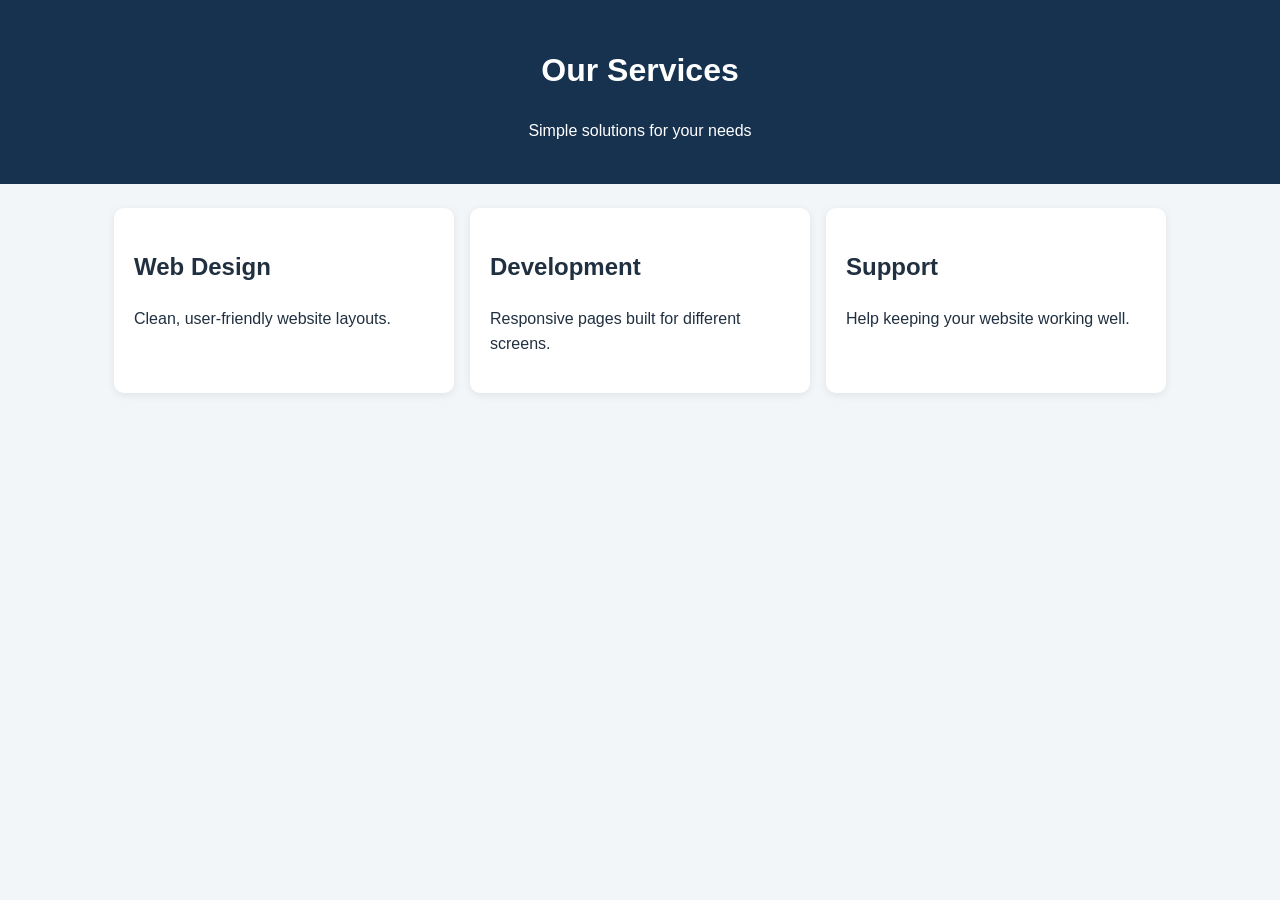
<file: Index.html>
<!DOCTYPE html>
<html lang="en">

<head>
  <meta charset="UTF-8">
  <meta name="viewport" content="width=device-width, initial-scale=1.0">

  <title>Our Services</title>
  <style>
    * {
      box-sizing: border-box;
    }

    body {
      margin: 0;
      font-family: Arial, sans-serif;
      line-height: 1.6;
      background: #f3f6f8;
      color: #203040;
    }

    .site-header {
      text-align: center;
      padding: 24px 16px;
      background: #16324f;
      color: white;
    }

    .container {
      width: 100%;
      padding: 16px;
      margin: 0 auto;
    }

    .cards {
      display: grid;
      grid-template-columns: 1fr;
      gap: 16px;
    }

    .card {
      background: white;
      padding: 20px;
      border-radius: 10px;
      box-shadow: 0 2px 8px rgba(0, 0, 0, 0.08);
    }

    @media (min-width: 600px) {
      .container {
        max-width: 900px;
        padding: 24px;
      }

      .cards {
        grid-template-columns: repeat(2, 1fr);
      }
    }

    @media (min-width: 900px) {
      .container {
        max-width: 1100px;
      }

      .cards {
        grid-template-columns: repeat(3, 1fr);
      }
    }

  </style>
</head>

<body>
  <header class="site-header">
    <h1>Our Services</h1>
    <p>Simple solutions for your needs</p>
  </header>

  <main class="container">
    <section class="cards">
      <article class="card">
        <h2>Web Design</h2>
        <p>Clean, user-friendly website layouts.</p>
      </article>
      <article class="card">
        <h2>Development</h2>
        <p>Responsive pages built for different screens.</p>
      </article>
      <article class="card">
        <h2>Support</h2>
        <p>Help keeping your website working well.</p>

      </article>
    </section>
  </main>
</body>

</html>
</file>
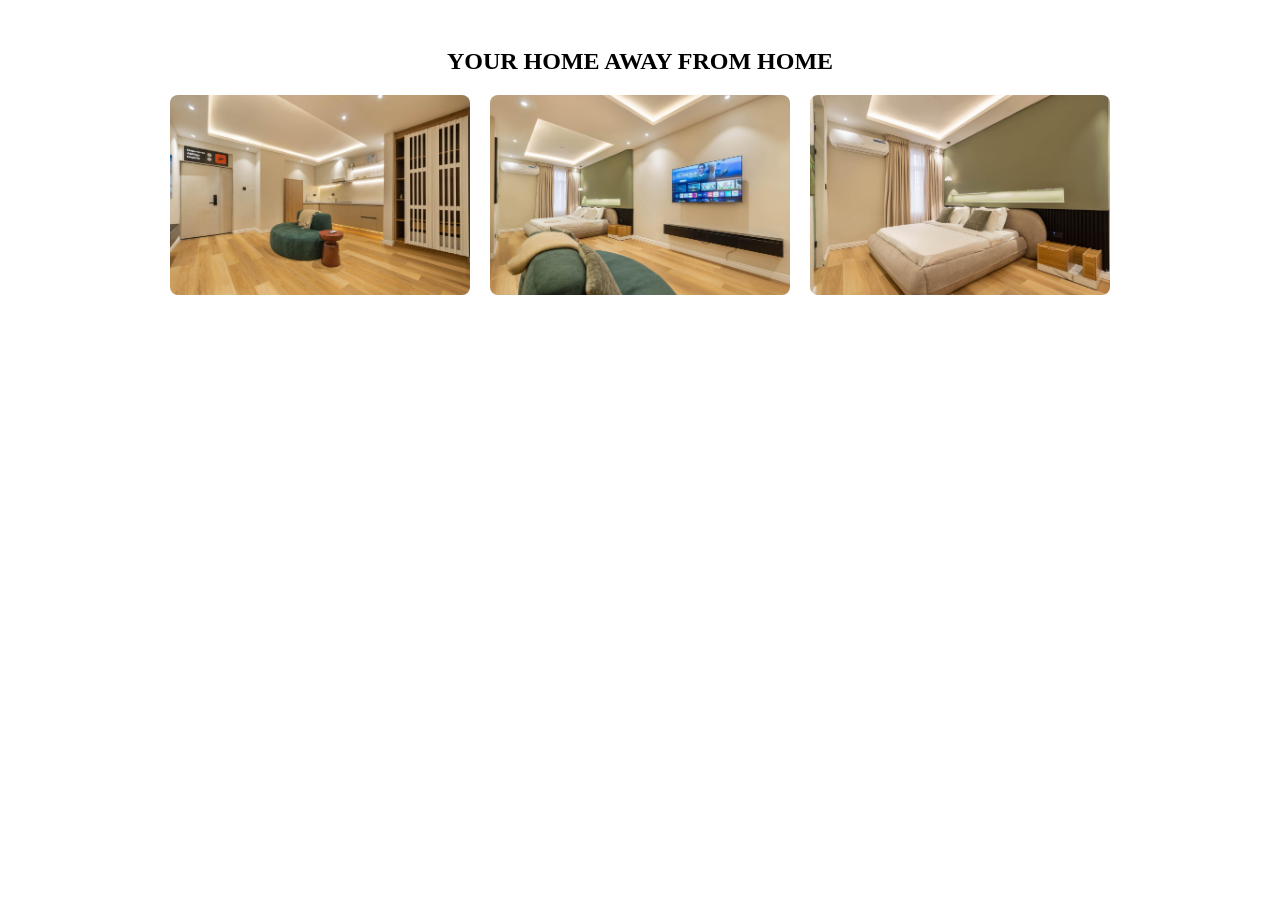
<file: Assesment.html>
<!DOCTYPE html>
<html lang="en">

<head>
    <meta charset="UTF-8">
    <meta name="viewport" content="width=device-width, initial-scale=1.0">
    <title>CSS Grid Practice</title>
    <style>
        .hero-section {
            text-align: center;
            padding: 20px;
        }

        .hero {
            display: flex;
            flex-direction: column;
            align-items: center;
            gap: 20px;
        }

        .hero img {
            width: 100%;
            max-width: 300px;
            height: 200px;
            object-fit: cover;
            border-radius: 10px;
        }

        /* When the viewport is in landscape orientation */
        @media (orientation: landscape) {

            .hero {
                flex-direction: row;
                justify-content: center;
                flex-wrap: wrap;
            }
        }

        .apartment-card {
            max-width: 300px;
            margin: 30px auto;
            padding: 20px;
            background-color: #f0f0f0;
            border-radius: 12px;

            animation: fadeIn 1.5s ease-in-out;
        }

        .hero img {
            width: 100%;
            border-radius: 8px;
        }

        @keyframes fadeIn {
            from {
                opacity: 0;
                transform: translateY(20px);
            }

            to {
                opacity: 1;
                transform: translateY(0);
            }
        }

        /* Respect users who prefer reduced motion */
        @media (prefers-reduced-motion: reduce) {

            html {
                scroll-behavior: auto;
            }

            .hero {
                animation: none;
            }
        }
    </style>
</head>

<body>
    <section class="hero-section">

        <h2>YOUR HOME AWAY FROM HOME</h2>

        <div class="hero">
            <img src="Today1.jpg" alt="Apartment one">
            <img src="Today2.jpg" alt="Apartment two">
            <img src="Today3.jpg" alt="Apartment three">
        </div>

    </section>


</body>

</html>
</file>
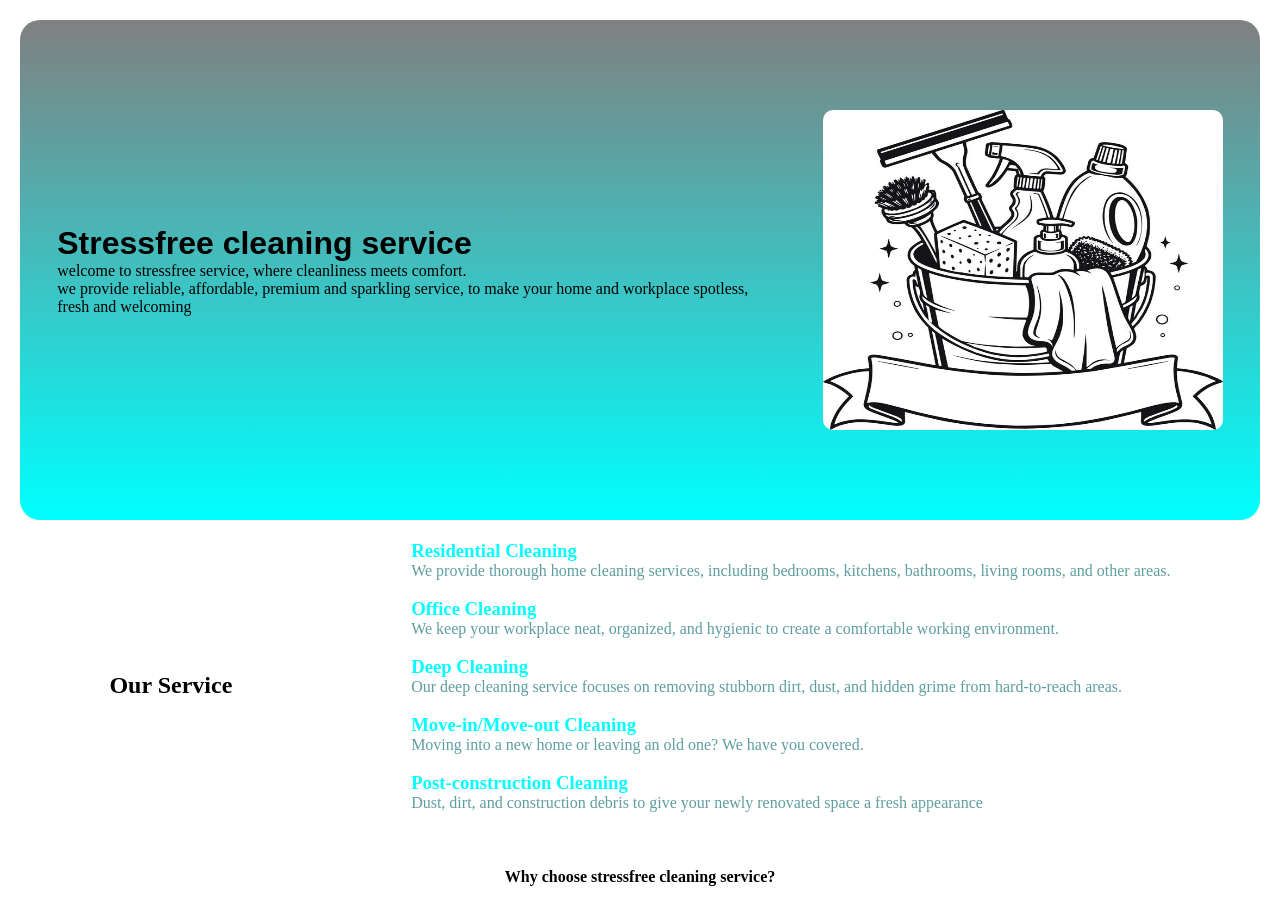
<file: cleaningservice.html>
<!DOCTYPE html>
<html lang="en">

<head>
    <meta charset="UTF-8">
    <meta name="viewport" content="width=device-width, initial-scale=1.0">
    <title>cleaning service. stressfree</title>
    <link rel="stylesheet" href="cleaning.css">
</head>

<body>



    <!--About-->
    <section class="about">
        <div class="sf-about">
            <h2 title="We offer premium cleaning">Stressfree cleaning service</h2>
            <p>welcome to stressfree service, where cleanliness meets comfort.<br> we provide reliable, affordable,
                premium
                and sparkling service, to make your home and workplace spotless,<br> fresh and welcoming</p>
        </div>

        <img src="clean.jpeg" alt="flex-image">

    </section>

    <!--OUR SERVICE-->
    <section class="provided-service">
        <h2 title="what we offer">Our Service</h2><br>

        <dl>
            <dd><h3>Residential Cleaning</h3></dd>
            <dt>We provide thorough home cleaning services, including bedrooms, kitchens, bathrooms, living rooms, and
                other areas.</dt><br>

                 <dd><h3>Office Cleaning</h3></dd>
            <dt>We keep your workplace neat, organized, and hygienic to create a comfortable working environment.</dt><br>

  <dd><h3>Deep Cleaning</h3></dd>
            <dt>Our deep cleaning service focuses on removing stubborn dirt, dust, and hidden grime from hard-to-reach areas.</dt><br>

            <dd><h3> Move-in/Move-out Cleaning </h3></dd>
            <dt>Moving into a new home or leaving an old one? We have you covered.</dt><br>

            
            <dd><h3> Post-construction Cleaning </h3></dd>
            <dt>Dust, dirt, and construction debris to give your newly renovated space a fresh appearance</dt><br>


        </dl>
    </section><br>

    <h4 style="text-align: center; font-weight: bold;">Why choose stressfree cleaning service?</h4>



</body>

</html>
</file>
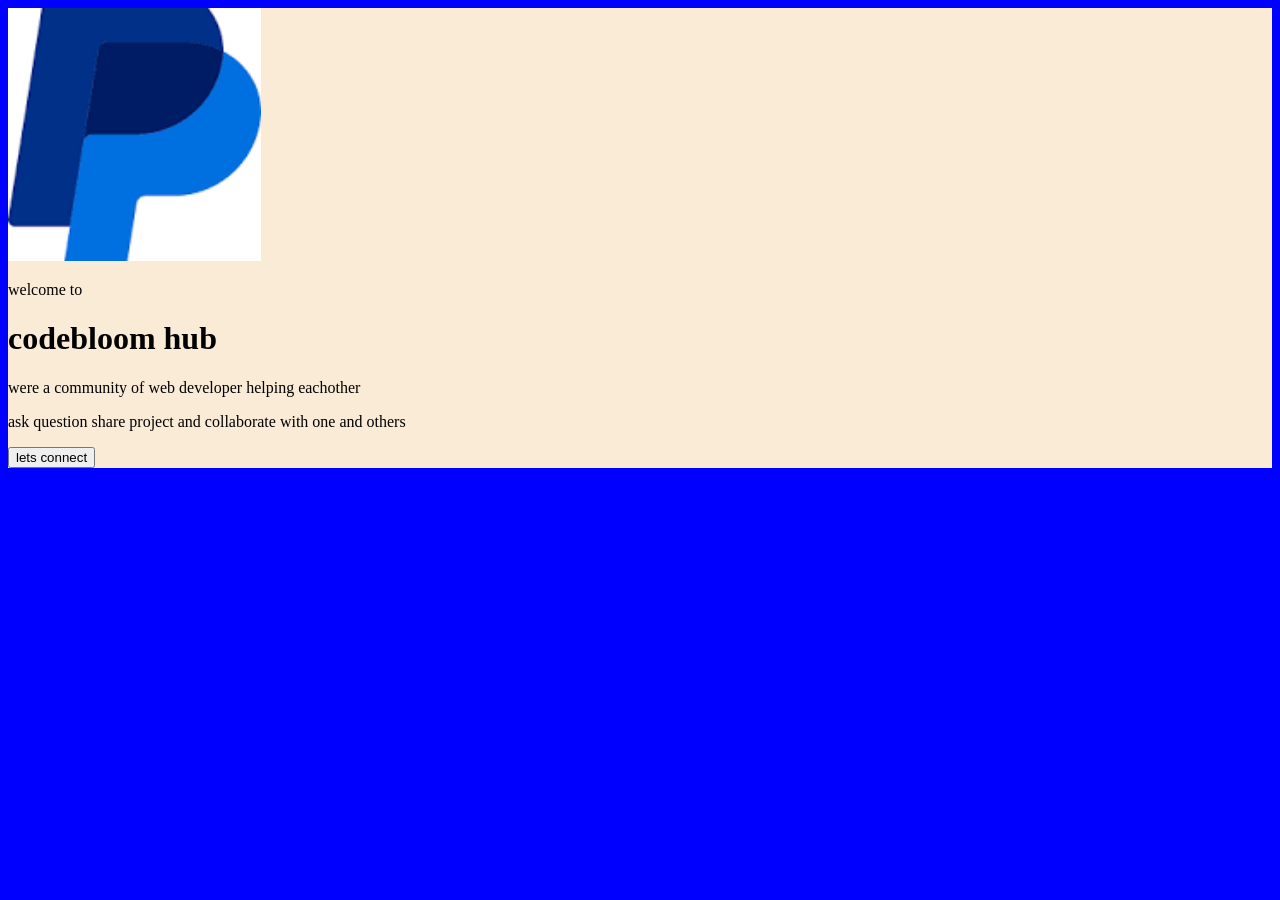
<file: codebloom.html>
<!doctype html>
<html lang="en">

<head>
  <title>Rukatech</title>
  <style>
    body {
      background-color: blue;
    }


    div {
      background-color: antiquewhite;
    }

    img {
      width: 20%;

    }
  </style>
</head>

<body>

  <div>

    <img src="download.png" alt="colorful-community-logo">
    <p>welcome to</p>
    <h1>codebloom hub</h1>
    <p>were a community of web developer helping eachother</p>
    <p>ask question share project and collaborate with one and others</p>
    <button type="submit"
      onclick="window.open('mailto:khalidsanusi2018@gmail.com?subject=connecting with you X codebloom Hub&body=Hi%20Queenmerit!%20I%20want%20to%20connect%20with%20you...')">lets
      connect</button>
  </div>

</body>

</html>
</file>
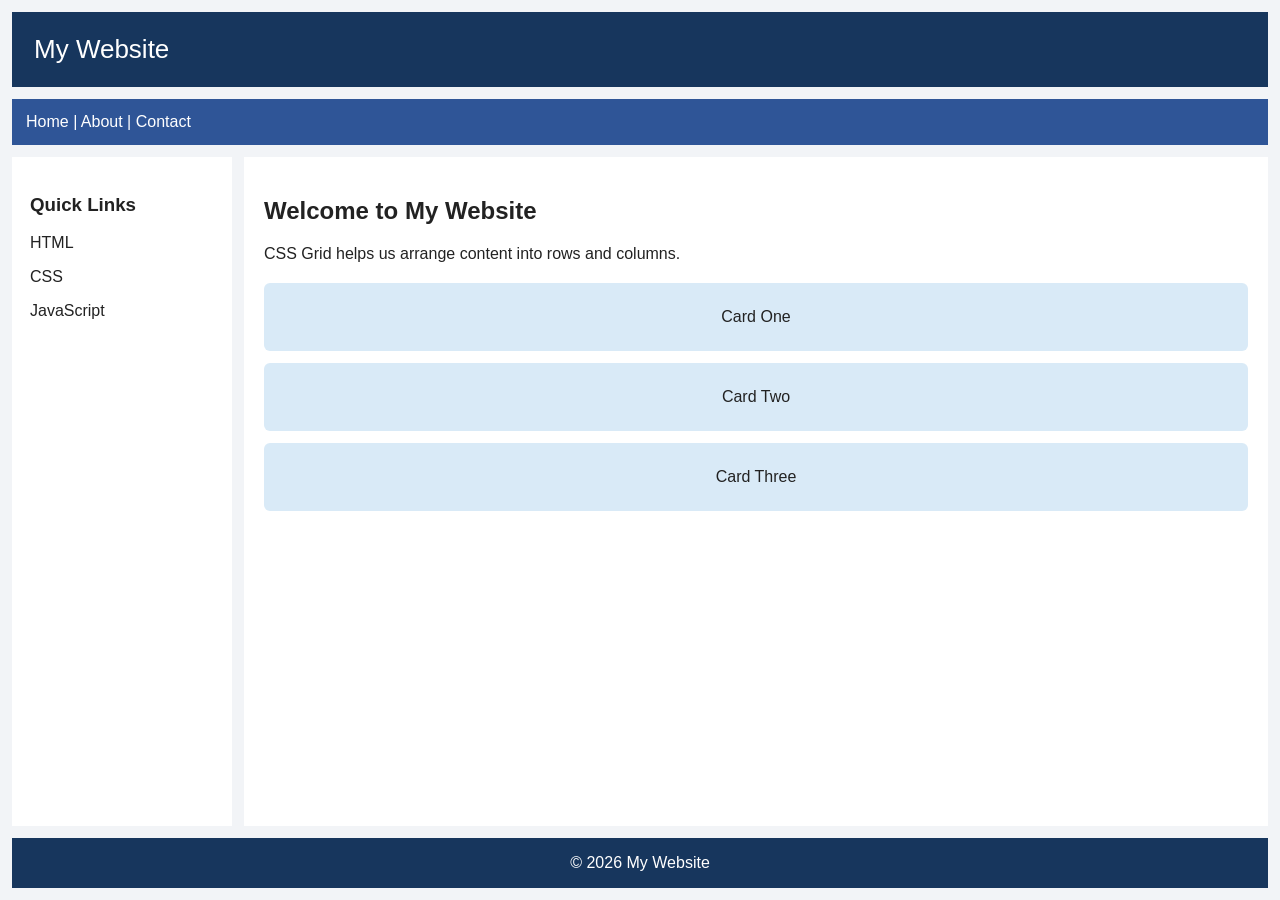
<file: cssgrid.html>
<!DOCTYPE html>
<html lang="en">
<head>
<meta charset="UTF-8">
<meta name="viewport" content="width=device-width, initial-scale=1.0">
<title>building a navbar card row and centered layout</title>
<link rel="stylesheet" href="cssgrid.css">
</head>
<body>
<div class="page">
<header class="header">My Website</header>
<nav class="nav">Home | About | Contact</nav>
<aside class="sidebar">
<h3>Quick Links</h3>
<p>HTML</p>
<p>CSS</p>
<p>JavaScript</p>
</aside>
<main class="main">
<h2>Welcome to My Website</h2>
<p>CSS Grid helps us arrange content into rows and columns.</p>
<div class="cards">
<article class="card">Card One</article>
<article class="card">Card Two</article>
<article class="card">Card Three</article>
</div>
</main>
<footer class="footer">© 2026 My Website</footer>
</div>
</body>
</html>
</file>
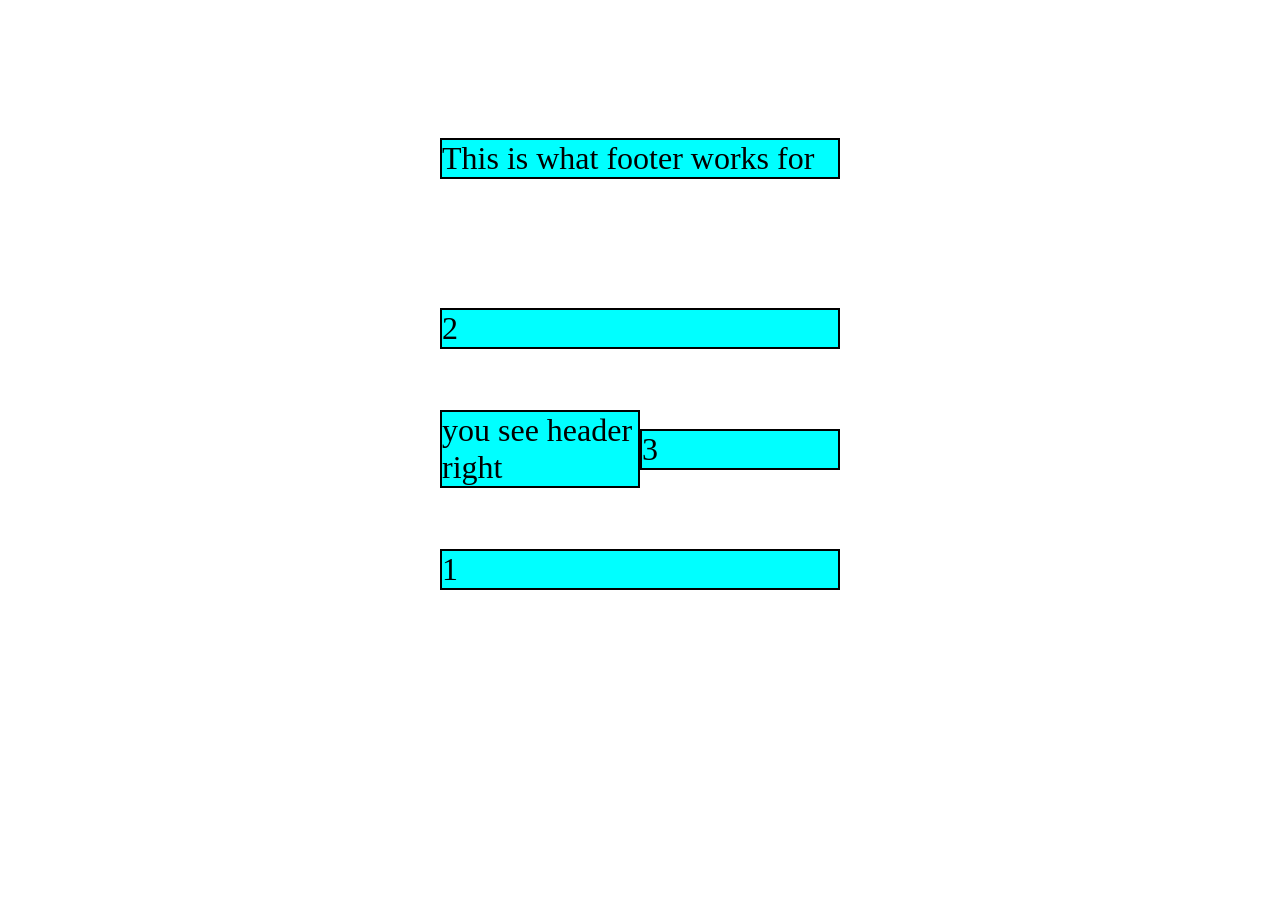
<file: flexbox.html>
<!DOCTYPE html>
<html lang="en">

<head>
  <meta charset="UTF-8">
  <meta name="viewport" content="width=device-width, initial-scale=1.0">
  <title>CSS Grid Practice</title>
  <style>
    .grid-item {
      background-color: aqua;
      border: 2px solid black;
      font-size: 2rem;
    
    }

    .grid-container {
      display: grid;
      grid-template-columns: 200px 200px;
      grid-template-rows: 300px auto 200px;
       justify-content: center;
      align-content: center;
      align-items: center;
      grid-template-areas: "header header"
      "nav nav"
      "sidebar main"
      "footer footer";
    }

    .grid-item-1{
grid-area: footer;
grid-template-columns: 1fr;
    }

    
    .grid-item-3{
grid-area: main;
grid-template-columns: 1fr;
grid-template-rows: 300px;
    }

    
    .grid-item-5{
grid-area: header;
grid-template-columns: 1fr;
grid-template-rows: 300px;
    }

    
    .grid-item-2{
grid-area: nav;
grid-template-columns: 1fr;
    }

      
    .grid-item-4{
grid-area: sidebar;
grid-template-columns: 1fr;
grid-template-rows: 200px;
    }

    @media (max-width:42em) {
.grid-container{ grid-template-columns: 200px;
      grid-template-rows: 200px auto 200px;

      }
    }
  </style>
</head>

<body>
  <div class="grid-container">
    <div class="grid-item grid-item-1">1</div>
    <div class="grid-item grid-item-2">2</div>
    <div class="grid-item grid-item-3">3</div>
    <div class="grid-item grid-item-4">you see header right</div>
    <div class="grid-item grid-item-5">This is what footer works for</div>
  </div>




</body>

</html>
</file>
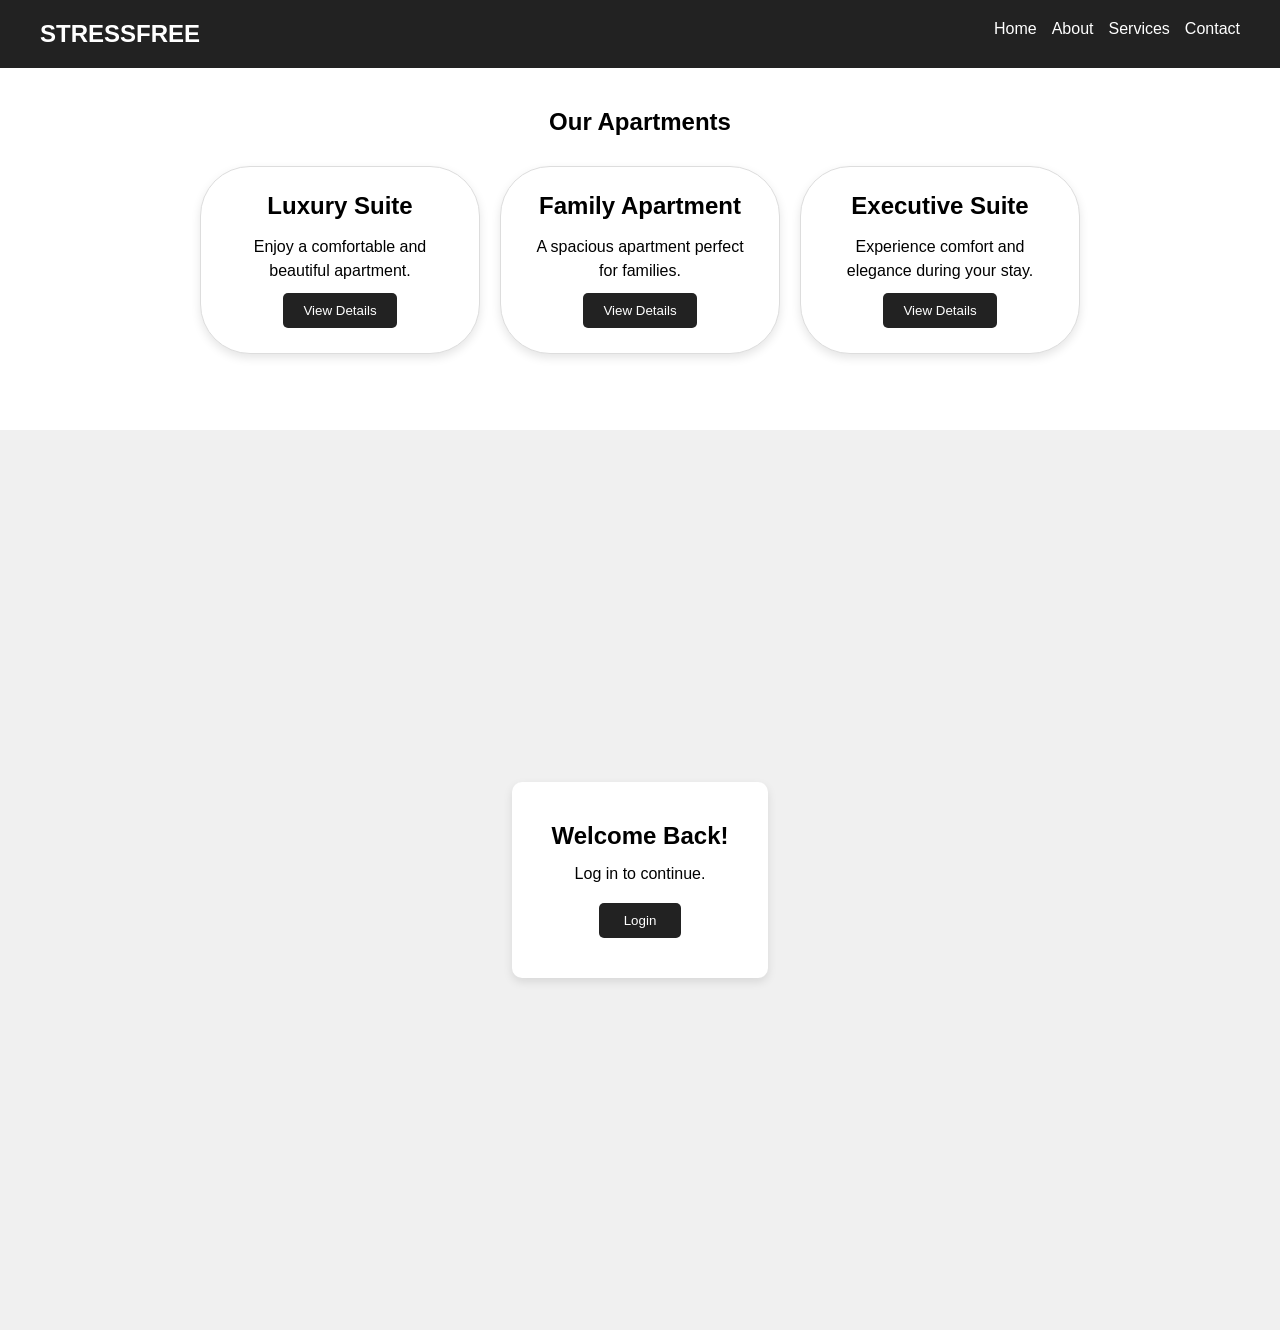
<file: indexx.html>
<!DOCTYPE html>
<html lang="en">
<head>
    <meta charset="UTF-8">
    <meta name="viewport" content="width=device-width, initial-scale=1.0">
    <title>Flexbox Navbar</title>
    <style>
        * {
    margin: 0;
    padding: 0;
    box-sizing: border-box;
}


body{
    font-family: Arial, sans-serif;
}

.navbar {
    display: flex;
    justify-content:space-between;
  
    background-color: #222;
    padding: 20px 40px;
}

.logo {
    color: white;
}

.nav-links {
    display: flex;
    gap: 15px;
}

.nav-links a {
    color: white;
    text-decoration: none;
    font-size: 16px;
}




.apartments { padding: 40px 20px;
    text-align: center;
}

.apartments h1 {
    margin-bottom: 30px;
}

.card-container {
    display: flex;
    justify-content: center;
    gap: 20px;
    flex-wrap: wrap;
}

.card {
    background-color: white;
    border: 1px solid #ddd;
    border-radius: 50px;
    padding: 25px;
    width: 280px;
    box-shadow: 0 4px 10px rgba(0, 0, 0, 0.1);
}

.card h2 {
    margin-bottom: 15px;
}

.card p {
    margin-bottom: 10px;
    line-height: 1.5 ;
}

.card button {
    background-color: #222;
    color: white;
    border: none;
    padding: 10px 20px;
    border-radius: 5px;
    cursor: pointer;
}   
   
   
  

.container {
    display: flex;
    justify-content: center;
    align-items: center;
    min-height: 100vh;
    background-color: #f0f0f0;
}

.login-card {
    background-color: white;
    padding: 40px;
    border-radius: 10px;
    text-align: center;
    box-shadow: 0 4px 10px rgba(0, 0, 0, 0.1);
}

.login-card h2 {
    margin-bottom: 15px;
}

.login-card p {
    margin-bottom: 20px;
}

.login-card button {
    padding: 10px 25px;
    background-color: #222;
    color: white;
    border: none;
    border-radius: 5px;
    cursor: pointer;
}  
   </style> 
</head>
<body>

    <nav class="navbar">

        <h2 class="logo">STRESSFREE</h2>

        <div class="nav-links">
            <a href="#">Home</a>
            <a href="#">About</a>
            <a href="#">Services</a>
            <a href="#">Contact</a>
        </div>

    </nav>


     <section class="apartments">

    <h1>Our Apartments</h1>

    <div class="card-container">

        <div class="card">
            <h2>Luxury Suite</h2>
            <p>Enjoy a comfortable and beautiful apartment.</p>
            <button>View Details</button>
        </div>

        <div class="card">
            <h2>Family Apartment</h2>
            <p>A spacious apartment perfect for families.</p>
            <button>View Details</button>
        </div>

        <div class="card">
            <h2>Executive Suite</h2>
            <p>Experience comfort and elegance during your stay.</p>
            <button>View Details</button>
        </div>

    </div>

</section>
 <br><br>

 <div class="container">

        <div class="login-card">
            <h2>Welcome Back!</h2>
            <p>Log in to continue.</p>
            <button>Login</button>
        </div>

    </div>


</body>
</html>
</file>
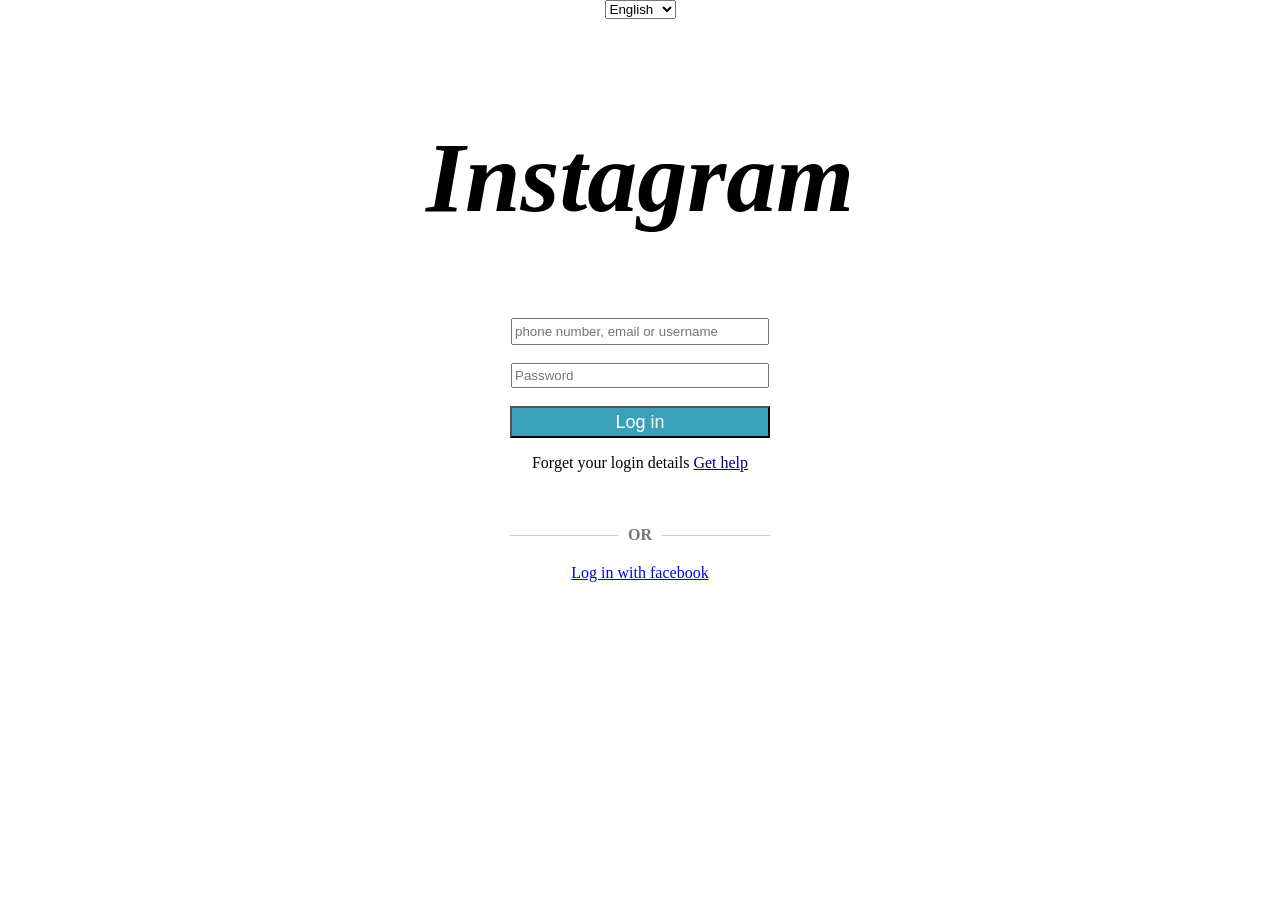
<file: Instagram.html>
<!doctype html>
<html lang="en">
  <head>
    <meta charset="UTF-8">
    <title>Instagram log in</title> 
 <style> .or {
  display: flex;
  align-items: center;
  width: 260px;
  margin: 20px auto;
}

.or hr {
  flex: 1;
  border: none;
  border-top: 1px solid #ccc;
}

.or span {
  padding: 0 10px;
  font-weight: bold;
  color: #777;
}
body {
  max-height: 400px;
  border: 199px;
  display: contents;
  justify-content: space-between;
  align-items: flex-end;
  flex-wrap: wrap-reverse;
}

 
 </style>

  </head>
  <body>
   <center>
    <select>
      <option>English</option>
      <option>Yoruba</option>
      <option>Spanish</option>
      <option>Italian</option>
    </center>
    </select><br><br>

    <h2 style="font-size: 100px; font-style: 
    italic;">Instagram</h2>

    
        <label for="phone number, email or username"></label>
        <input style="width:250px; height: 21px;" type="text" 
        id="phone number, email or username" 
        name="phone number, email or username" placeholder="phone number, email or username"><br><br>   
      
      
<label for="psw"></label>
      <input style="width:250px; height: 19px;"
        type="password"
        id="psw"
        placeholder="Password" minlength="5"      pattern="
        (?=.*[a-z]) (?=.*[0-9) 
         (?=.*[&%#@+]).{8,}"  title="Must contain a 
         letter(uppercase and lowercase) ,a number,
          a symbol and at least 8 characters or more
        "/><br /><br />


        <button
        type="submit"
        style="
          background-color: rgb(59, 161, 187);
          font-size:  18px;
          color: white;
          width: 260px;
          height: 32px;
        "
      >
        Log in</button
      ><br />
      <p>Forget your login 
        details <a href="#" style="color:darkblue">
          Get help</a></p><br>

    <div class="or" >
       <hr>
        <span>OR</span> 
        <hr>
       </div> 


       <a href="#">Log in with facebook</a>

    </form>







  </body>
</html>
</file>
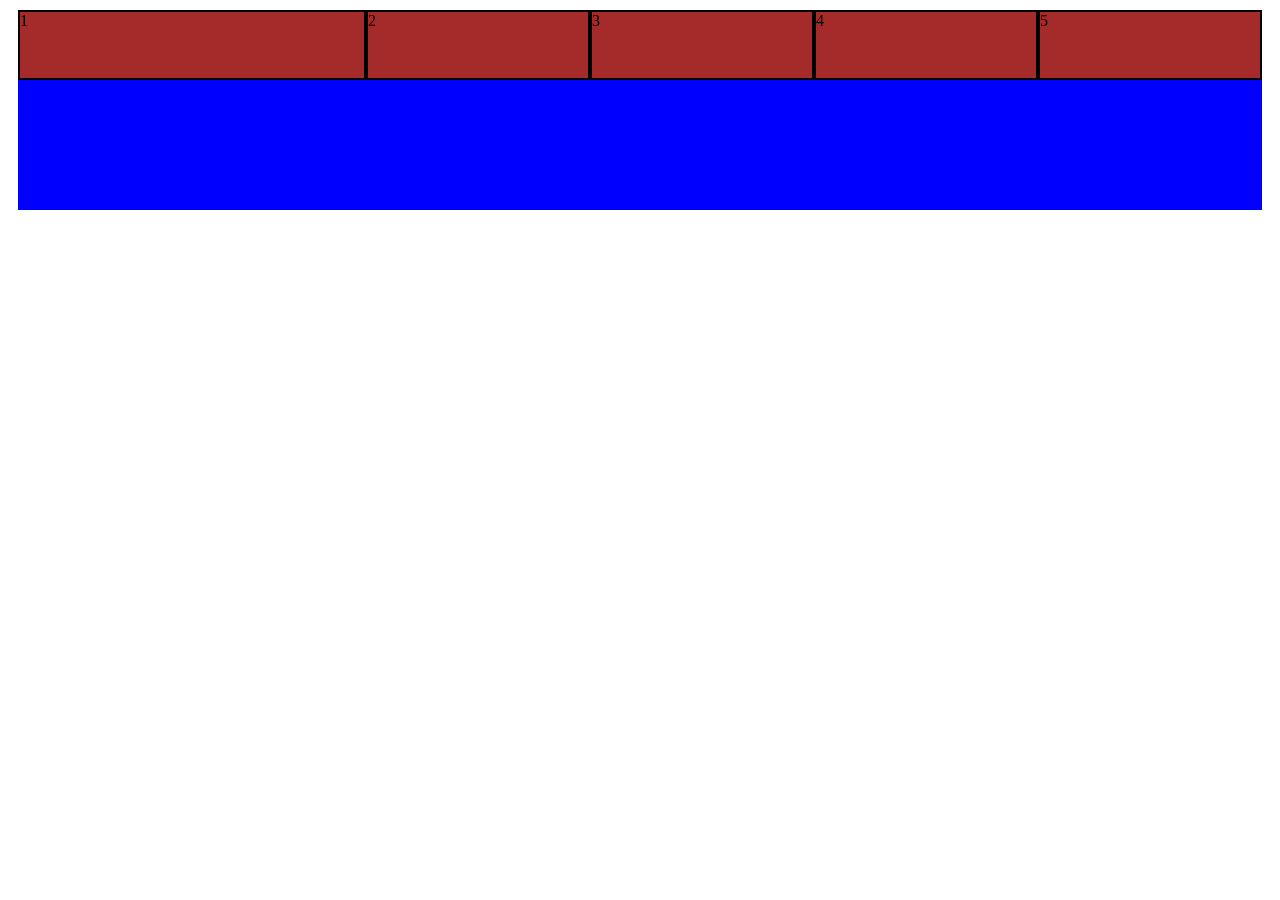
<file: newflexbox.html>
<!DOCTYPE html>
<html lang="en">
<head>
    <meta charset="UTF-8">
    <meta name="viewport" content="width=device-width, initial-scale=1.0">
    <title>Document</title>
    <style>
*{
  box-sizing: border-box;
}



.container{
  display: flex;
  background-color: blue;
  margin: 10px;
  height: 200px;
  
}

.item{
  border: 2px solid black;
  width: 100px;
  height: 70px;
 background-color: brown;
  flex-shrink: 1;
  flex-grow :1 ;
}

.item-1{
  flex-grow: 2;
}
    </style>
</head>
<body>
    <div class="container">
        <div class="item-1 item">1</div>
         <div class="item-2 item">2</div>
          <div class="item-3 item">3</div>
           <div class="item-4 item">4</div>
            <div class="item-5 item">5</div>
    </div>
</body>
</html>
</file>
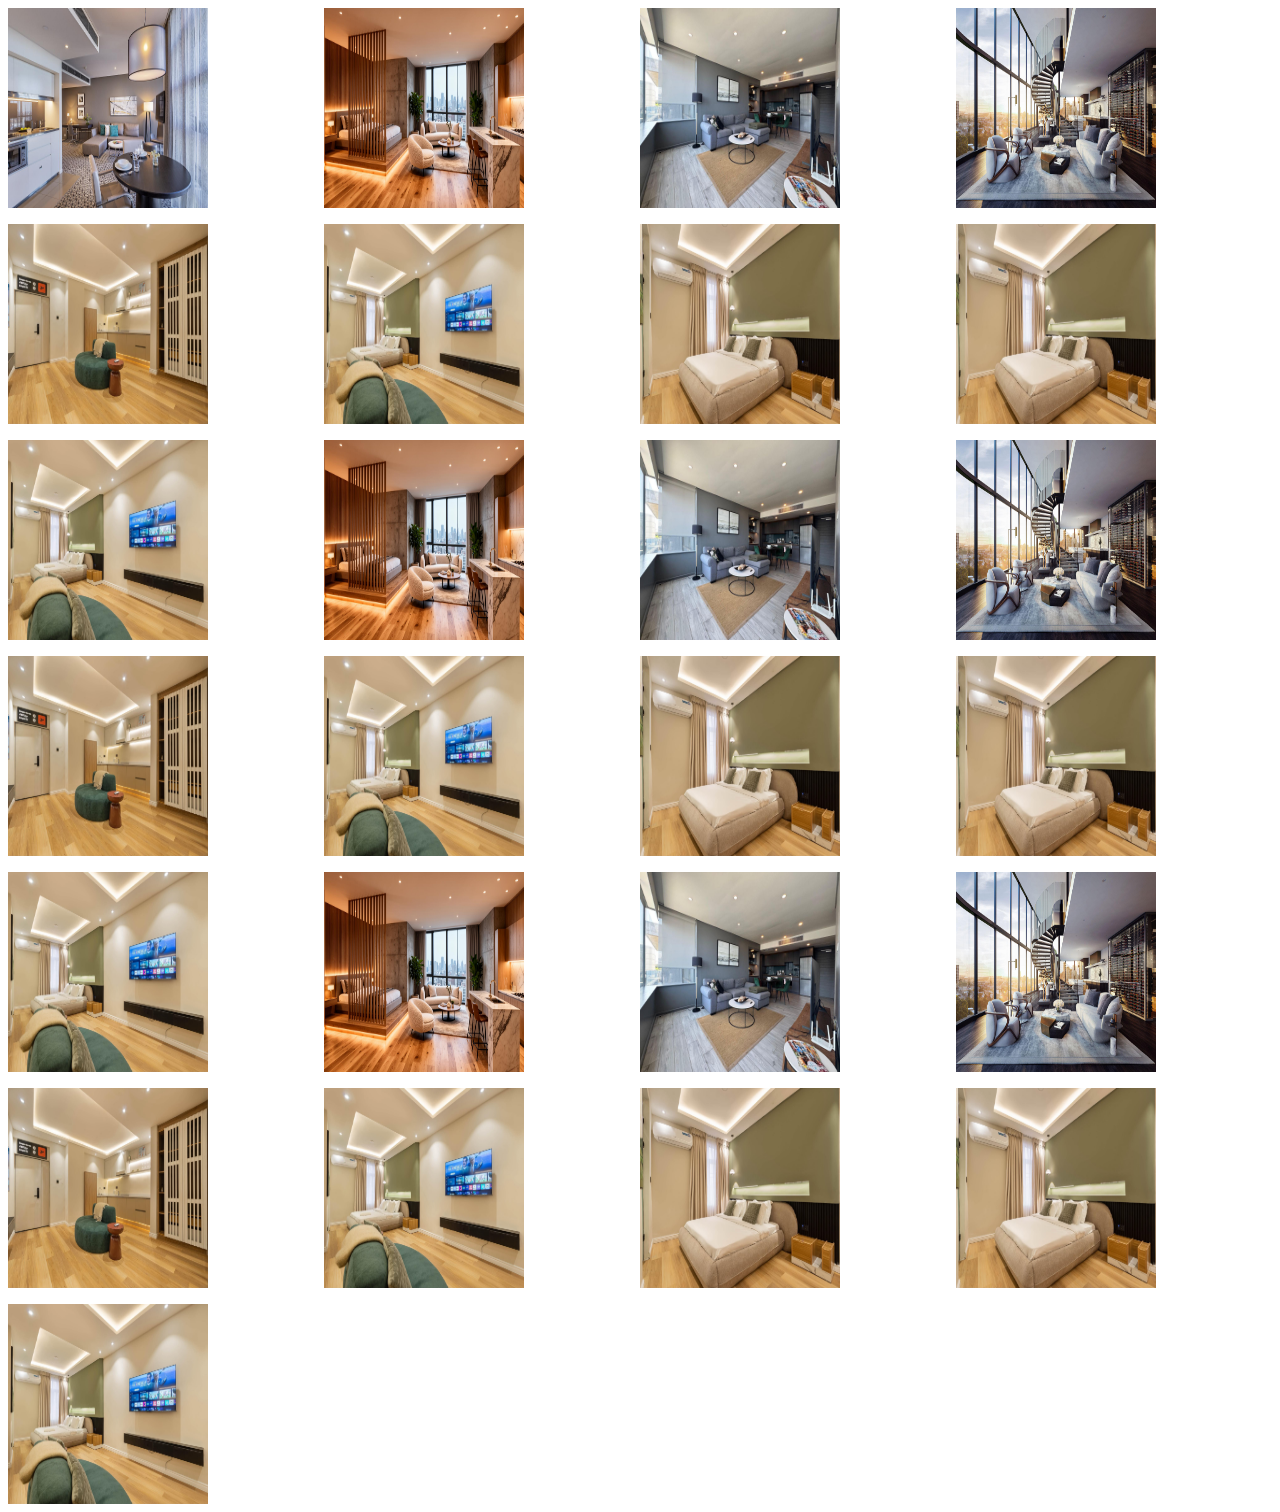
<file: practice.html>
<!doctype html>
<html>

<head>
  <meta charset="UTF-8" />
  <title>Stressfree Service</title>
 <style>

  .container{
    display: grid;
    grid-template-columns:repeat(auto-fit, 300px);
    gap: 1em;
  }

  .container img{
    height: 200px;
    width: 200px;
  display: flex;
  flex-direction: column;
  }

 
 </style>

</head>
<body >


<div class="container">
<img src="newsf.jpg" >
<img src="newsf2.jpg">
<img src="newsf3.jpg">
<img src="newsf4.jpg">
<img src="Today1.jpg">
<img src="Today2.jpg">
<img src="Today3.jpg">
<img src="Today3.jpg">
<img src="Today2.jpg">
<img src="newsf2.jpg">
<img src="newsf3.jpg">
<img src="newsf4.jpg">
<img src="Today1.jpg">
<img src="Today2.jpg">
<img src="Today3.jpg">
<img src="Today3.jpg">
<img src="Today2.jpg">
<img src="newsf2.jpg">
<img src="newsf3.jpg">
<img src="newsf4.jpg">
<img src="Today1.jpg">
<img src="Today2.jpg">
<img src="Today3.jpg">
<img src="Today3.jpg">
<img src="Today2.jpg">






</div>
</body>
</html>
</file>
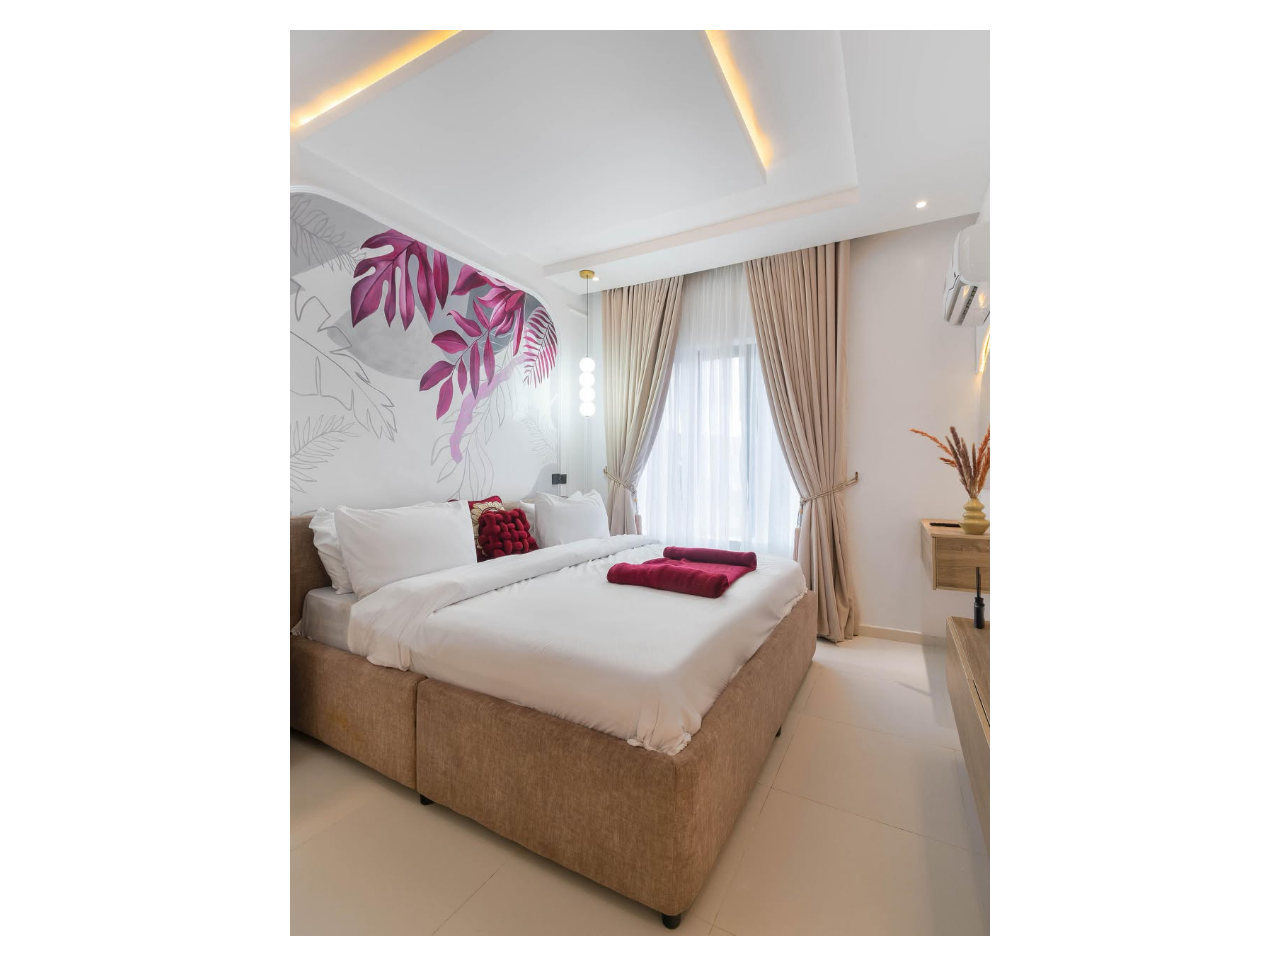
<file: select.html>
<!doctype html>
<html lang="en">
<head>
<meta charset="UTF-8">
<meta name="viewport" content="width=device-width, initial-scale=1.0">
<title>Responsive image practice</title>
<style>
.photo-box {
width: 90%;
max-width: 700px;
margin: 30px auto;
}
.photo-box img {
max-width: 100%;
height: auto;
display: block;
}
</style>
</head>
<body>
<div class="photo-box">
<img src="home2.jpg" alt="A bright shortlet apartment">
</div>
</body>
</html>
</file>
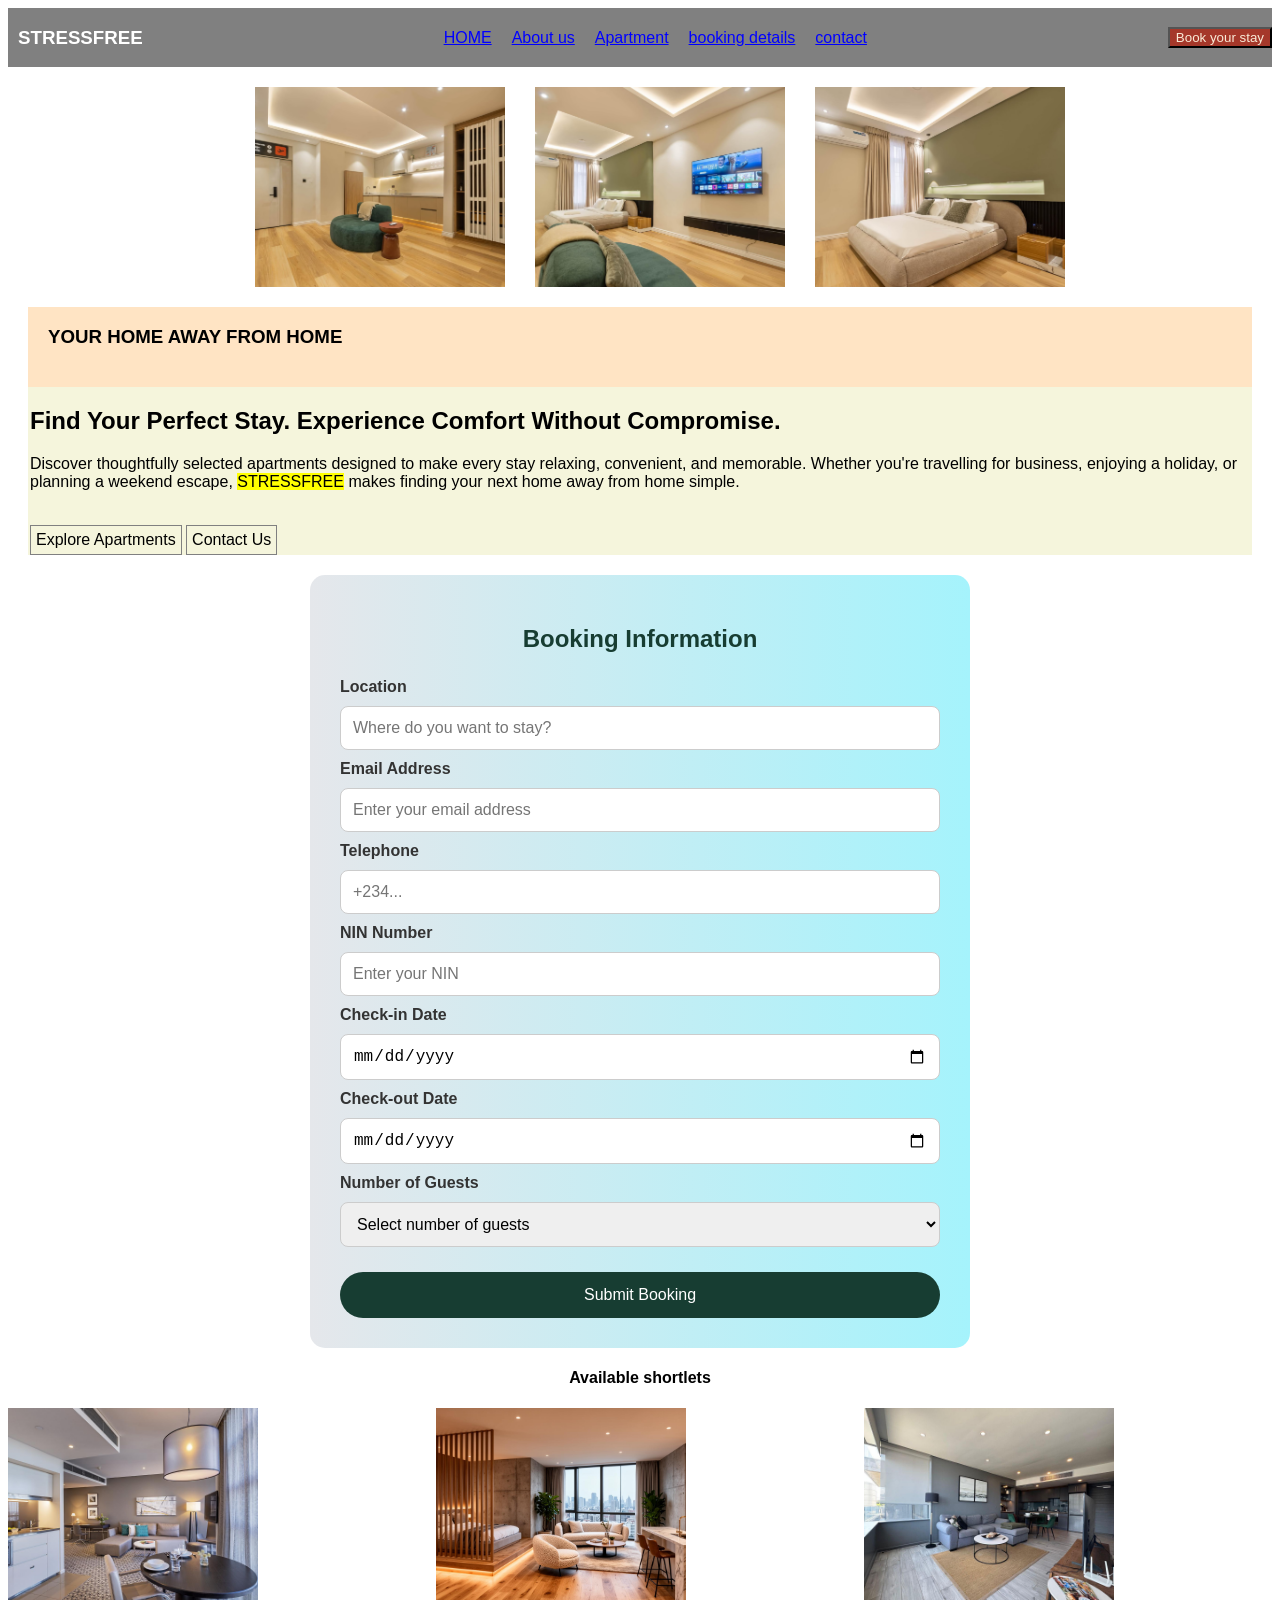
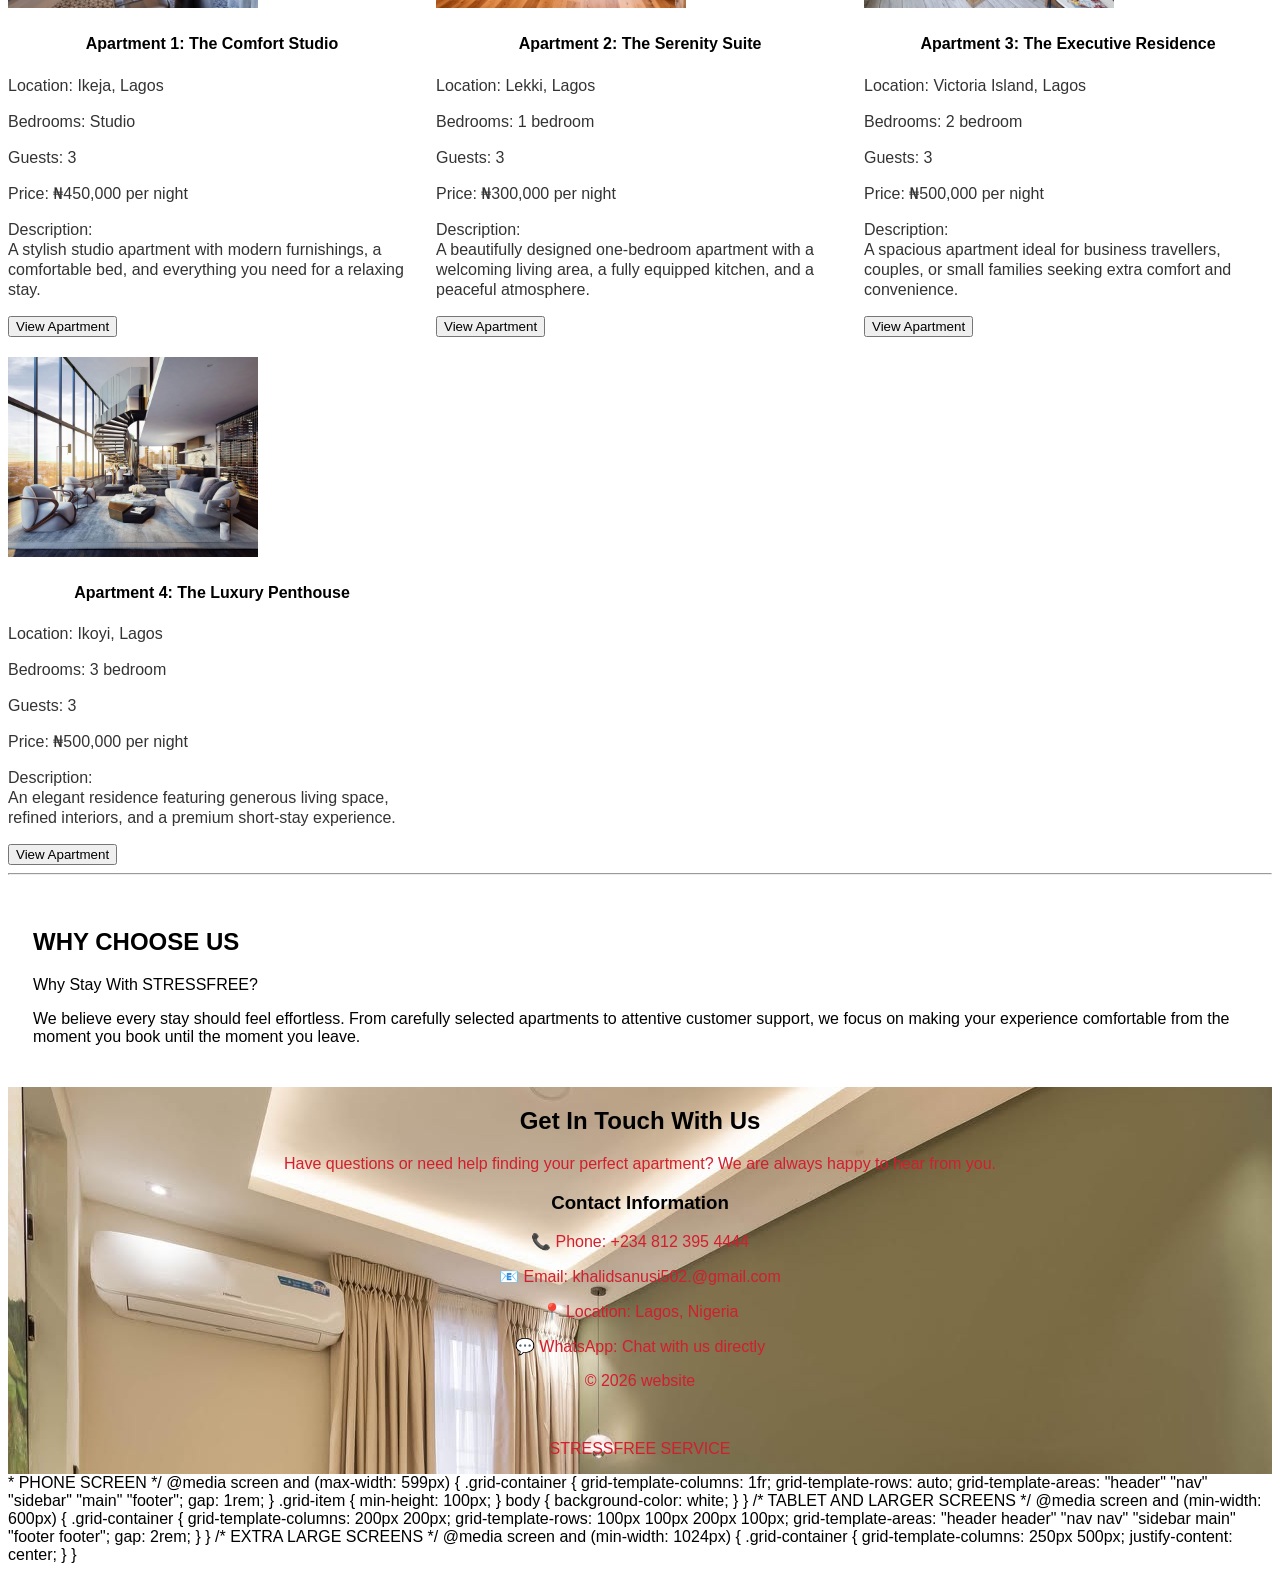
<file: stressfree.html>
<!DOCTYPE html>
<html lang="en">
<head>
  <meta charset="UTF-8">
  <meta name="viewport" content="width=device-width, initial-scale=1.0">
  
  <title>Stressfree</title>
  <link rel="stylesheet" href="stressfree.css">
</head>

<body>
  <!--Navigation-->
  <nav class="nav">

    <h3 Class="logo">STRESSFREE</h3>
    <div class="nav-link">

      <a href="#home">HOME</a>
      <a href="#about-us">About us</a>
      <a href="#apartment">Apartment</a>
      <a href="#booking-details">booking details</a>
      <a href="#contact">contact</a>

    </div>
    <button class="book-btn" style="background-color: rgb(165, 56, 42); color: antiquewhite; ">Book your stay</button>
  </nav>

  <!--section-->
  <section id="home">
<section class="hero-section">
  <div class="hero">

    <img src="Today1.jpg">
  <img src="Today2.jpg">
  <img src="Today3.jpg">
  </div>
  </section>
  </section>

   <section id="about-us">
  <aside class="grid-section">
       <h3>YOUR HOME AWAY FROM HOME</h3>

       <div class="container">
        <h2>Find Your Perfect Stay. Experience Comfort Without Compromise.</h2>
        <p>Discover thoughtfully selected apartments designed to make every stay relaxing, convenient, and memorable. Whether
             you're travelling for business, enjoying a holiday, or planning a weekend escape, 
             <mark>STRESSFREE</mark> makes finding your next home away from home simple.</p><br>
           
           <article class="booking-btn">  
            <a href="https://whatsapp.com/channel/0029VbCw8SFDOQIQrHAWRJ3K" target="_blank">Explore Apartments</a>
<a href="https://whatsapp.com/biz/" target="_blank">Contact Us</a>
</article>
            </div>
  </aside>
</section>
  
  <section id="booking-details"  >
 <main class="booking-details">

        <form>
            <h2>Booking Information</h2>

            <div class="booking-form">

                <label for="location">Location</label>
                <input
                    type="text"
                    id="location"
                    name="location"
                    placeholder="Where do you want to stay?"
                >

                <label for="email">Email Address</label>
                <input
                    type="email"
                    id="email"
                    name="email-address"
                    placeholder="Enter your email address"
                >

                <label for="tpn">Telephone</label>
                <input
                    type="tel"
                    id="tpn"
                    name="phone-number"
                    placeholder="+234..."
                >

                <label for="nin">NIN Number</label>
                <input
                    type="text"
                    id="nin"
                    name="national-identification-number"
                    placeholder="Enter your NIN"
                >

                <label for="checkin">Check-in Date</label>
                <input
                    type="date"
                    id="checkin"
                    name="checkin"
                >

                <label for="checkout">Check-out Date</label>
                <input
                    type="date"
                    id="checkout"
                    name="checkout"
                >

                <label for="guests">Number of Guests</label>
                <select id="guests" name="guests">
                    <option value="">Select number of guests</option>
                    <option value="1">1 Guest</option>
                    <option value="2">2 Guests</option>
                    <option value="3">3 Guests</option>
                </select>

                <button type="submit">Submit Booking</button>

            </div>
        </form>

    </main>
    </section>  

    <!--APARTMENT-->
    <section id="apartment">
        <h4>Available shortlets</h4>


        <div class="apartments-card">
      <div class="card">
<img src="newsf.jpg" alt="apartment-image">
<h4>Apartment 1: The Comfort Studio</h4>
<p>Location: Ikeja, Lagos</p>
<p>Bedrooms: Studio</p>
<p>Guests: 3</p>
<p>Price: ₦450,000 per night</p>
<p>Description: <br>
A stylish studio apartment with modern furnishings, a comfortable bed, and everything you need for a relaxing stay.</p>
<button>View Apartment</button>
      </div>

       <div class="card">
<img src="newsf2.jpg" alt="apartment-image">
<h4>Apartment 2: The Serenity Suite</h4>
<p>Location: Lekki, Lagos</p>
<p>Bedrooms: 1 bedroom</p>
<p>Guests: 3</p>
<p>Price: ₦300,000 per night</p>
<p>Description: <br>
A beautifully designed one-bedroom apartment with a welcoming living area, a fully equipped kitchen, and a peaceful atmosphere.</p>
<button>View Apartment</button>
      </div>

             <div class="card">
<img src="newsf3.jpg" alt="apartment-image">
<h4>Apartment 3: The Executive Residence</h4>
<p>Location: Victoria Island, Lagos</p>
<p>Bedrooms: 2 bedroom</p>
<p>Guests: 3</p>
<p>Price: ₦500,000 per night</p>
<p>Description: <br>
A spacious apartment ideal for business travellers, couples, or small families seeking extra comfort and convenience.</p>
<button>View Apartment</button>
      </div>
   
   <div class="card">
<img src="newsf4.jpg" alt="apartment-image">
<h4>Apartment 4: The Luxury Penthouse</h4>
<p>Location: Ikoyi, Lagos</p>
<p>Bedrooms: 3 bedroom</p>
<p>Guests: 3</p>
<p>Price: ₦500,000 per night</p>
<p>Description: <br>
An elegant residence featuring generous living space, refined interiors, and a premium short-stay experience.</p>
<button>View Apartment</button>
      </div> 
    </div>
<hr>
</section>
<aside class="main-reason">
    <h2 >WHY CHOOSE US</h2>
     <p>Why Stay With STRESSFREE?</p>
     <p>We believe every stay should feel effortless. From carefully selected apartments to attentive customer support, 
      we focus on making your experience comfortable from the moment you book until the moment you leave.</p>

      <div>
        
      </div>
    </aside>


    
<!--footer-->
    <footer class="footer">

        <!-- CONTACT SECTION -->

<section class="contact-section" id="contact">

  <h2>Get In Touch With Us</h2>

  <p>
    Have questions or need help finding your perfect apartment?
    We are always happy to hear from you.
  </p>

  <div class="contact-container">

    <div class="contact-info">

      <h3>Contact Information</h3>

      <p>📞 Phone: +234 812 395 4444</p>

      <p>📧 Email: khalidsanusi502.@gmail.com</p>

      <p>📍 Location: Lagos, Nigeria</p>

      <p>💬 WhatsApp: Chat with us directly</p>

    </div>
  </div>

</section>


<p>&copy; 2026 website</p><br>

<p>STRESSFREE SERVICE</p>

    </footer>
</body>
</html>

* PHONE SCREEN */
@media screen and (max-width: 599px) {

  .grid-container {
    grid-template-columns: 1fr;
    grid-template-rows: auto;
    grid-template-areas:
      "header"
      "nav"
      "sidebar"
      "main"
      "footer";

    gap: 1rem;
  }

  .grid-item {
    min-height: 100px;
  }

  body {
    background-color: white;
  }
}


/* TABLET AND LARGER SCREENS */
@media screen and (min-width: 600px) {

  .grid-container {
    grid-template-columns: 200px 200px;
    grid-template-rows: 100px 100px 200px 100px;

    grid-template-areas:
      "header header"
      "nav nav"
      "sidebar main"
      "footer footer";

    gap: 2rem;
  }
}


/* EXTRA LARGE SCREENS */
@media screen and (min-width: 1024px) {

  .grid-container {
    grid-template-columns: 250px 500px;
    justify-content: center;
  }

}
  
  </style>
</file>
<file: cleaning.css>
*{
    box-sizing: border-box;
    margin: auto;
}

.about{
  background: linear-gradient(gray, cyan);
  border:1px  black;
  border-radius: 20px;
  margin: 20px;
  height: 500px;
  display: flex;
  justify-content: center;
  flex-shrink: 1;
  flex-direction: row;
}

.about h2{
   font-family:Arial, Helvetica, sans-serif;
    font-weight: 900;
font-size: xx-large;

}

.about img{
    height: 20rem;
    width: 25rem;
    border-radius: 10px;
}

.provided-service{
    display: flex;
  margin: 20px;
  justify-content: center;
  align-content: center;
  
}
.provided-service h3{
    color: aqua;
}

.provided-service dt{
    color: cadetblue;
}
</file>
<file: cssgrid.css>
*{ box-sizing: border-box;
}
body {
margin: 0;
font-family: Arial, sans-serif;
background: #f2f4f7;
color: #222;
}
.page {
min-height: 100vh;
display: grid;
grid-template-columns: 220px 1fr;
grid-template-rows: auto auto 1fr auto;
grid-template-areas:
"header header"
"nav nav"
"sidebar main"
"footer footer";
gap: 12px;

padding: 12px;
}
.header {
grid-area: header;
background: #17365d;
color: white;
padding: 22px;
font-size: 26px;
}
.nav {
grid-area: nav;
background: #2f5597;
color: white;
padding: 14px;
}
.sidebar {
grid-area: sidebar;
background: white;
padding: 18px;
}
.main {
grid-area: main;
background: white;
padding: 20px;
}
.cards {
display: grid;
grid-template-columns: repeat(3, 1fr);
gap: 12px;
margin-top: 20px;
}
.card {
background: #d9eaf7;
padding: 25px 10px;
text-align: center;
border-radius: 6px;
}
.footer {
grid-area: footer;
background: #17365d;
color: white;
text-align: center;
padding: 16px;
}
@media (max-width: 650px) {
.page {
grid-template-columns: 1fr;
grid-template-rows: auto;
grid-template-areas:
"header"
"nav"
"sidebar"
"main"
"footer";
}
}
.cards {
grid-template-columns: 1fr;
}
</file>
<file: stressfree.css>
body {
  font-family:
    "Lucida Sans", "Lucida Sans Regular", "Lucida Grande",
    "Lucida Sans Unicode", Geneva, Verdana, sans-serif;
   

}
.nav {
  display: flex;
  justify-content: space-between;
  box-sizing: border-box;
  background-color: gray;
  width: 100%;
  align-items: center;
  gap: 20px;
}






.logo {
  color: white;
  padding-left: 10px;
}
.nav-link {
  display: flex;
  gap: 20px;
  align-items: center;
justify-content: center;
flex-wrap: wrap;
}
.hero-section {
  text-align: center;
}

a:link {
  color: blue;
}
a:visited {
  color: greenyellow;
}
a:hover {
  color: red;
  background-color: coral;
}
a:active {
  color: blueviolet;
}

.hero {
  display: flex;
  justify-content: center;
  align-items: center;
  gap: 30px;
  width: 100%;
  margin: 20px;
  text-decoration: none;
}

.hero img {
  width: 250px;
  height: 200px;
  object-fit: cover;
  flex-shrink: 1;
}

.grid-section {
  margin: 20px;
  background-color: bisque;
  display: grid;
  grid-template-columns: auto;
 
  align-items: center;
  gap: 20px;
  object-fit: cover;
}
.grid-section h3 {
  margin-left: 20px;
}
.container {
  font-style:normal;
  background-color: beige;
  padding-left: 2px;
}
.booking-btn a {
  display: inline-block;
  border: 1px solid gray;
  color: black;

  font-style: normal;
  padding: 5px;
  text-decoration: none;
}
.booking-btn a:hover {
  background-color: deepskyblue;
}

.booking-details {
  background: linear-gradient(to right, #e5e7eb, #a5f3fc);
  padding: 30px;
  margin: 20px auto;
  max-width: 600px;
  border-radius: 15px;
}

.booking-details h2 {
  text-align: center;
  color: #173d32;
  margin-bottom: 25px;
}

.booking-form {
  display: flex;
  flex-direction: column;
  gap: 10px;
}

.booking-form label {
  font-weight: bold;
  color: #333;
}

.booking-form input,
.booking-form select {
  width: 100%;
  box-sizing: border-box;
  padding: 12px;
  border: 1px solid #ccc;
  border-radius: 8px;
  font-size: 16px;
}

.booking-form button {
  background-color: #173d32;
  color: white;
  padding: 14px;
  border: none;
  border-radius: 25px;
  cursor: pointer;
  font-size: 16px;
  margin-top: 15px;
}

.booking-form button:hover {
  background-color: #c6a15b;
}

h4 {
  text-align: center;
}
.apartments-card {
  display: grid;
  grid-template-columns: repeat(3, 1fr);
  grid-template-rows: auto;
  margin-top: 20px;
  gap: 20px;
  line-height: 20px;
}

.apartments-card img {
  width: 250px;
  height: 200px;
  object-fit: cover;
}

.apartments-card p {
  color: #333;
  font-family: sans-serif;
}
.main-reason {
  box-sizing: border-box;
  margin: auto;
  padding: 25px;
}


@media (max-width: 900px) {
    .apartments-card {
        grid-template-columns: repeat(2, 1fr);
    }
}

@media (max-width: 600px) {
    .apartments-card {
        grid-template-columns: 1fr;
    }
}

.footer{
background-image: url(Today3.jpg);
align-content: center;
text-align: center;
color:  rgb(210, 30, 45);

}

.contact-section h3{
  color: black;
  font-weight: bold;
}

.contact-section h2{
  color: black;
  font-weight: bold;
}
</file>
